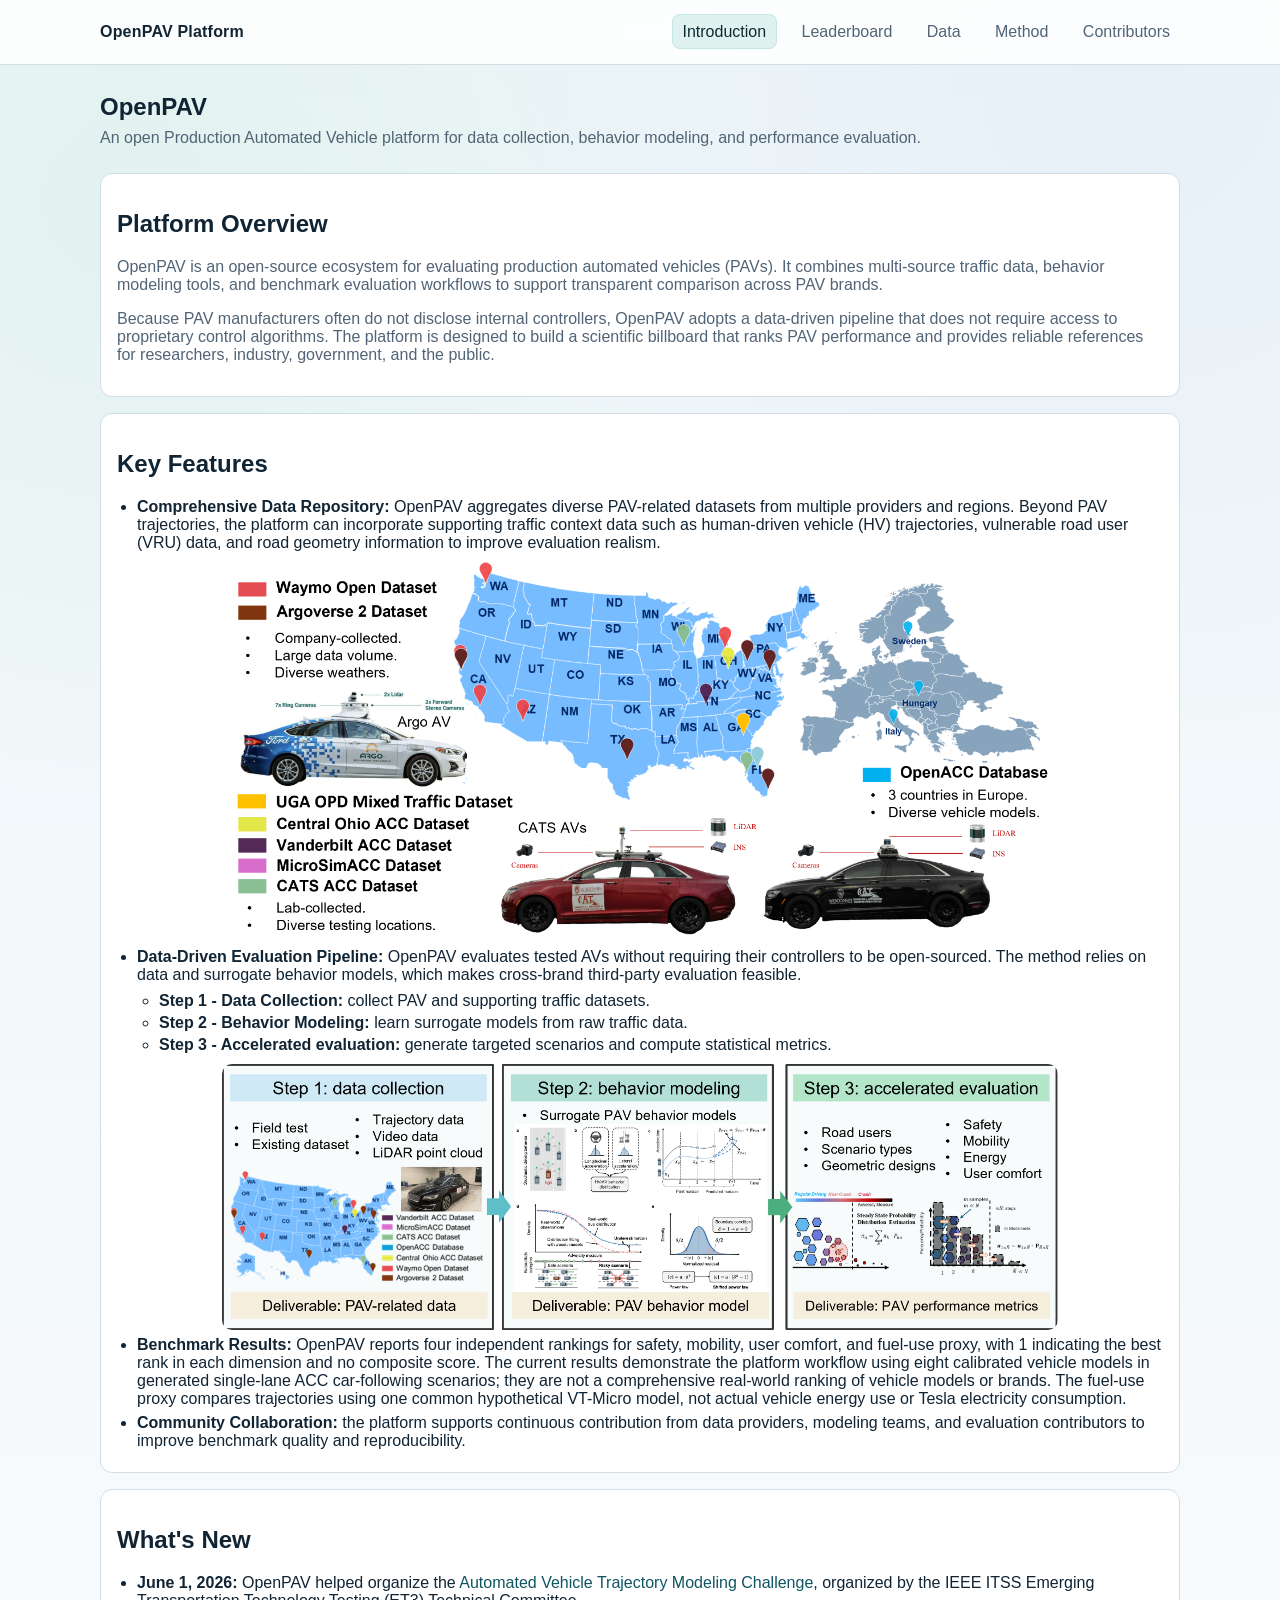
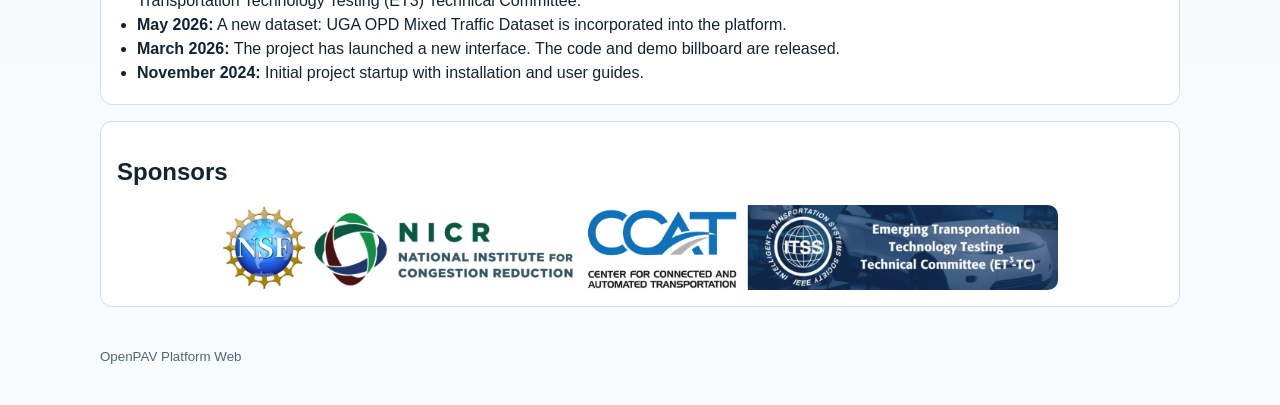
<file: docs/index.html>
﻿<!doctype html>
<html lang="en">
<head>
  <meta charset="utf-8">
  <meta http-equiv="refresh" content="0;url=introduction.html">
  <title>Redirecting...</title>
  <link rel="icon" type="image/png" href="images/icon.png">
</head>
<body>
  <p>Redirecting to <a href="introduction.html">Introduction</a>...</p>
</body>
</html>
</file>
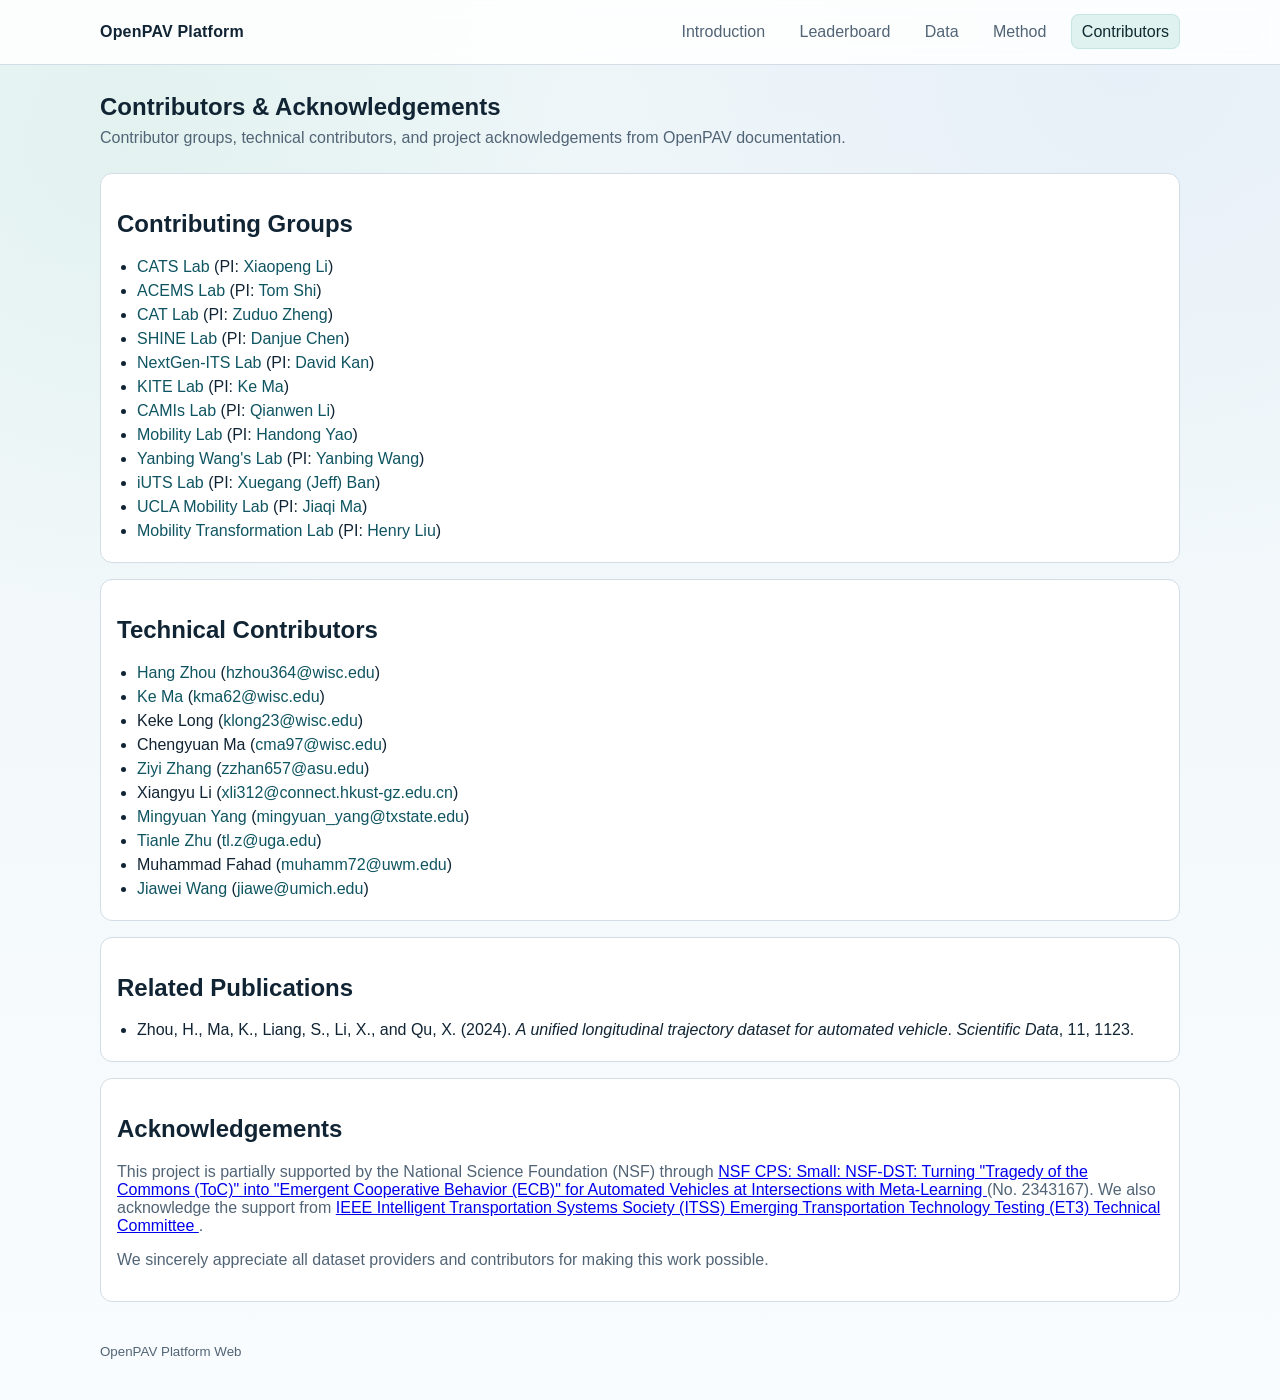
<file: docs/contributors.html>
﻿<!doctype html>
<html lang="en">
<head>
  <meta charset="utf-8">
  <meta name="viewport" content="width=device-width, initial-scale=1">
  <title>OpenPAV | Contributors</title>
  <link rel="icon" type="image/png" href="images/icon.png">
  <link rel="stylesheet" href="styles.css">
</head>
<body>
  <header class="topbar">
    <div class="container">
      <div class="brand">OpenPAV Platform</div>
      <nav class="nav">
        <a href="introduction.html">Introduction</a>
        <a href="leaderboard.html">Leaderboard</a>
        <a href="data.html">Data</a>
        <a href="method.html">Method</a>
        <a href="contributors.html" class="active">Contributors</a>
      </nav>
    </div>
  </header>

  <main class="container">
    <section class="hero">
      <h1>Contributors & Acknowledgements</h1>
      <p>Contributor groups, technical contributors, and project acknowledgements from OpenPAV documentation.</p>
    </section>

    <section class="card">
      <h2>Contributing Groups</h2>
      <ul class="doc-list">
        <li>
          <a href="https://catslab.engr.wisc.edu/" target="_blank" rel="noreferrer">CATS Lab</a>
          (PI:
          <a href="https://catslab.engr.wisc.edu/staff/xiaopengli/" target="_blank" rel="noreferrer">Xiaopeng Li</a>)
        </li>
        <li>
          <a href="https://github.com/ACEMS-lab" target="_blank" rel="noreferrer">ACEMS Lab</a>
          (PI:
          <a href="https://www.xiaoweitom.com/" target="_blank" rel="noreferrer">Tom Shi</a>)
        </li>
        <li>
          <a href="http://www.connectedandautonomoustransport.com/dr-zhengs-research.html" target="_blank" rel="noreferrer">CAT Lab</a>
          (PI:
          <a href="https://civil.uq.edu.au/profile/857/zuduo-zheng" target="_blank" rel="noreferrer">Zuduo Zheng</a>)
        </li>
        <li>
          <a href="https://sites.google.com/site/danjuechen/" target="_blank" rel="noreferrer">SHINE Lab</a>
          (PI:
          <a href="https://ccee.ncsu.edu/people/danjuechen/" target="_blank" rel="noreferrer">Danjue Chen</a>)
        </li>
        <li>
          <a href="https://www.linkedin.com/in/david-kan-89b871ab/" target="_blank" rel="noreferrer">NextGen-ITS Lab</a>
          (PI:
          <a href="https://www.linkedin.com/in/david-kan-89b871ab/" target="_blank" rel="noreferrer">David Kan</a>)
        </li>
        <li>
          <a href="https://github.com/KITE-Lab/" target="_blank" rel="noreferrer">KITE Lab</a>
          (PI:
          <a href="https://www.linkedin.com/in/ke-ma-1b32b0229/" target="_blank" rel="noreferrer">Ke Ma</a>)
        </li>
        <li>
          <a href="https://sites.google.com/view/camis-uga/people/q-li" target="_blank" rel="noreferrer">CAMIs Lab</a>
          (PI:
          <a href="https://engineering.uga.edu/team_member/qianwen-li/" target="_blank" rel="noreferrer">Qianwen Li</a>)
        </li>
        <li>
          <a href="https://yaohandong.github.io/MobilityLab/index.html" target="_blank" rel="noreferrer">Mobility Lab</a>
          (PI:
          <a href="https://engineering.uga.edu/team_member/handong-yao/" target="_blank" rel="noreferrer">Handong Yao</a>)
        </li>
        <li>
          <a href="https://yanbingwang.com/index.html" target="_blank" rel="noreferrer">Yanbing Wang's Lab</a>
          (PI:
          <a href="https://yanbingwang.com/index.html" target="_blank" rel="noreferrer">Yanbing Wang</a>)
        </li>
        <li>
          <a href="http://depts.washington.edu/iuts/wordpress/" target="_blank" rel="noreferrer">iUTS Lab</a>
          (PI:
          <a href="https://www.ce.washington.edu/facultyfinder/xuegang-jeff-ban" target="_blank" rel="noreferrer">Xuegang (Jeff) Ban</a>)
        </li>
        <li>
          <a href="https://mobility-lab.seas.ucla.edu/" target="_blank" rel="noreferrer">UCLA Mobility Lab</a>
          (PI:
          <a href="https://mobility-lab.seas.ucla.edu/about/" target="_blank" rel="noreferrer">Jiaqi Ma</a>)
        </li>
        <li>
          <a href="https://traffic.engin.umich.edu/" target="_blank" rel="noreferrer">Mobility Transformation Lab</a>
          (PI:
          <a href="https://me.engin.umich.edu/people/faculty/henry-liu/" target="_blank" rel="noreferrer">Henry Liu</a>)
        </li>
      </ul>
    </section>

    <!-- <section class="card">
      <h2>Industry Partner</h2>
      <ul class="doc-list">
        <li>Gemma Wang (May Mobility)</li>
      </ul>
    </section> -->

    <section class="card">
      <h2>Technical Contributors</h2>
      <ul class="doc-list">
        <li><a href="https://catslab.engr.wisc.edu/staff/zhou-hang/" target="_blank" rel="noreferrer">Hang Zhou</a> (<a href="mailto:hzhou364@wisc.edu">hzhou364@wisc.edu</a>)</li>
        <li><a href="https://markmaaaaa.github.io/KeMa.github.io/" target="_blank" rel="noreferrer">Ke Ma</a> (<a href="mailto:kma62@wisc.edu">kma62@wisc.edu</a>)</li>
        <li>Keke Long (<a href="mailto:klong23@wisc.edu">klong23@wisc.edu</a>)</li>
        <li>Chengyuan Ma (<a href="mailto:cma97@wisc.edu">cma97@wisc.edu</a>)</li>
        <li><a href="https://search.asu.edu/profile/5310363" target="_blank" rel="noreferrer">Ziyi Zhang</a> (<a href="mailto:zzhan657@asu.edu">zzhan657@asu.edu</a>)</li>
        <li>Xiangyu Li (<a href="mailto:xli312@connect.hkust-gz.edu.cn">xli312@connect.hkust-gz.edu.cn</a>)</li>
        <li><a href="https://www.linkedin.com/in/mingyuan/" target="_blank" rel="noreferrer">Mingyuan Yang</a> (<a href="mailto:mingyuan_yang@txstate.edu">mingyuan_yang@txstate.edu</a>)</li>
        <li><a href="https://www.linkedin.com/in/tianle-zhu-6aba87251/" target="_blank" rel="noreferrer">Tianle Zhu</a> (<a href="mailto:tl.z@uga.edu">tl.z@uga.edu</a>)</li>
        <li>Muhammad Fahad (<a href="mailto:muhamm72@uwm.edu">muhamm72@uwm.edu</a>)</li>
        <li><a href="https://www.linkedin.com/in/wang-jw/" target="_blank" rel="noreferrer">Jiawei Wang</a> (<a href="mailto:jiawe@umich.edu">jiawe@umich.edu</a>)</li>
      </ul>
    </section>

    <section class="card">
      <h2>Related Publications</h2>
      <ul class="doc-list">
        <li>
          Zhou, H., Ma, K., Liang, S., Li, X., and Qu, X. (2024).
          <em>A unified longitudinal trajectory dataset for automated vehicle</em>.
          <em>Scientific Data</em>, 11, 1123.
        </li>
      </ul>
    </section>

    <section class="card">
      <h2>Acknowledgements</h2>
      <p class="lead">
        This project is partially supported by the National Science Foundation (NSF) through
        <a href="https://www.nsf.gov/awardsearch/show-award?AWD_ID=2343167" target="_blank" rel="noreferrer">
          NSF CPS: Small: NSF-DST: Turning "Tragedy of the Commons (ToC)" into "Emergent Cooperative Behavior (ECB)"
          for Automated Vehicles at Intersections with Meta-Learning
        </a>
        (No. 2343167). We also acknowledge the support from 
        <a href="https://ieee-itss.org/chapters-committees/emerging-transportation-technology-testing/" target="_blank" rel="noreferrer"> IEEE Intelligent Transportation Systems Society (ITSS) Emerging Transportation Technology Testing (ET3) Technical Committee </a>.
      </p>
      <p class="lead">
        We sincerely appreciate all dataset providers and contributors for making this work possible.
      </p>
    </section>
  </main>

  <footer class="container footer">
    <small>OpenPAV Platform Web</small>
  </footer>

</body>
</html>
</file>
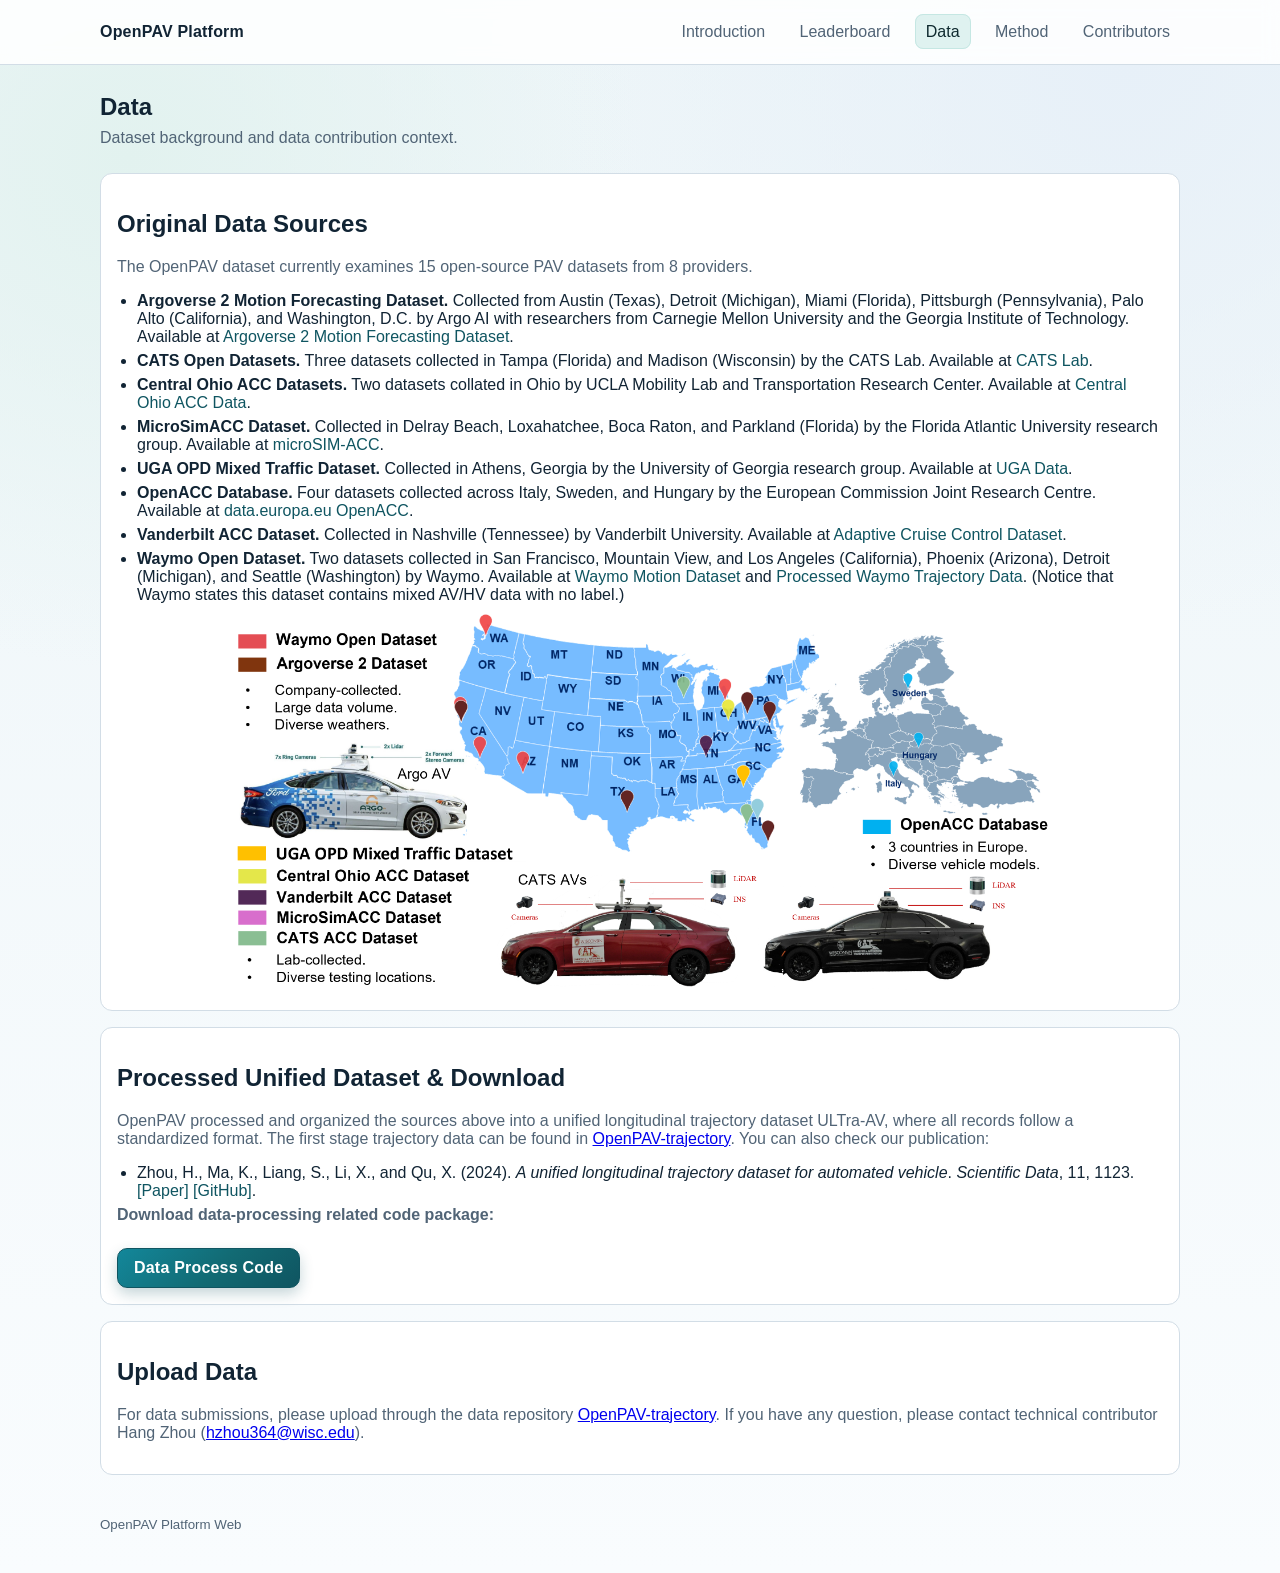
<file: docs/data.html>
﻿<!doctype html>
<html lang="en">
<head>
  <meta charset="utf-8">
  <meta name="viewport" content="width=device-width, initial-scale=1">
  <title>OpenPAV | Data</title>
  <link rel="icon" type="image/png" href="images/icon.png">
  <link rel="stylesheet" href="styles.css">
</head>
<body>
  <header class="topbar">
    <div class="container">
      <div class="brand">OpenPAV Platform</div>
      <nav class="nav">
        <a href="introduction.html">Introduction</a>
        <a href="leaderboard.html">Leaderboard</a>
        <a href="data.html" class="active">Data</a>
        <a href="method.html">Method</a>
        <a href="contributors.html">Contributors</a>
      </nav>
    </div>
  </header>

  <main class="container">
    <section class="hero">
      <h1>Data</h1>
      <p>Dataset background and data contribution context.</p>
    </section>

    <section class="card">
      <h2>Original Data Sources</h2>
      <p class="lead">The OpenPAV dataset currently examines 15 open-source PAV datasets from 8 providers.</p>
      <ul class="doc-list">
        <li>
          <strong>Argoverse 2 Motion Forecasting Dataset.</strong> Collected from Austin (Texas), Detroit (Michigan), Miami (Florida), Pittsburgh (Pennsylvania), Palo Alto (California), and Washington, D.C. by Argo AI with researchers from Carnegie Mellon University and the Georgia Institute of Technology.
          Available at
          <a href="https://www.argoverse.org/av2.html" target="_blank" rel="noreferrer">Argoverse 2 Motion Forecasting Dataset</a>.
        </li>
        <li>
          <strong>CATS Open Datasets.</strong> Three datasets collected in Tampa (Florida) and Madison (Wisconsin) by the CATS Lab.
          Available at
          <a href="https://github.com/CATS-Lab" target="_blank" rel="noreferrer">CATS Lab</a>.
        </li>
        <li>
          <strong>Central Ohio ACC Datasets.</strong> Two datasets collated in Ohio by UCLA Mobility Lab and Transportation Research Center.
          Available at
          <a href="https://catalog.data.gov/dataset/advanced-driver-assistance-system-adas-equipped-single-vehicle-data-for-central-ohio" target="_blank" rel="noreferrer">Central Ohio ACC Data</a>.
        </li>
        <li>
          <strong>MicroSimACC Dataset.</strong> Collected in Delray Beach, Loxahatchee, Boca Raton, and Parkland (Florida) by the Florida Atlantic University research group.
          Available at
          <a href="https://github.com/microSIM-ACC" target="_blank" rel="noreferrer">microSIM-ACC</a>.
        </li>
        <li>
          <strong>UGA OPD Mixed Traffic Dataset.</strong> Collected in Athens, Georgia by the University of Georgia research group.
          Available at
          <a href="https://github.com/UGA-MOBILITY-LAB/ev-car-following-opd" target="_blank" rel="noreferrer">UGA Data</a>.
        </li>
        <li>
          <strong>OpenACC Database.</strong> Four datasets collected across Italy, Sweden, and Hungary by the European Commission Joint Research Centre.
          Available at
          <a href="https://data.europa.eu/data/datasets/9702c950-c80f-4d2f-982f-44d06ea0009f?locale=en" target="_blank" rel="noreferrer">data.europa.eu OpenACC</a>.
        </li>
        <li>
          <strong>Vanderbilt ACC Dataset.</strong> Collected in Nashville (Tennessee) by Vanderbilt University.
          Available at
          <a href="https://acc-dataset.github.io/" target="_blank" rel="noreferrer">Adaptive Cruise Control Dataset</a>.
        </li>
        <li>
          <strong>Waymo Open Dataset.</strong> Two datasets collected in San Francisco, Mountain View, and Los Angeles (California), Phoenix (Arizona), Detroit (Michigan), and Seattle (Washington) by Waymo.
          Available at
          <a href="https://waymo.com/open/data/motion/" target="_blank" rel="noreferrer">Waymo Motion Dataset</a>
          and
          <a href="https://data.mendeley.com/datasets/wfn2c3437n/2" target="_blank" rel="noreferrer">Processed Waymo Trajectory Data</a>. (Notice that Waymo states this dataset contains mixed AV/HV data with no label.)
        </li>
      </ul>
      <img src="images/Dataset.png" alt="OpenPAV dataset overview" class="content-image">
    </section>

    <section class="card">
      <h2>Processed Unified Dataset & Download</h2>
      <p class="lead">
        OpenPAV processed and organized the sources above into a unified longitudinal trajectory dataset ULTra-AV, where all records follow a standardized format. The first stage trajectory data can be found in <a href="https://huggingface.co/datasets/OpenPAV/OpenPAV-trajectory" target="_blank" rel="noreferrer">OpenPAV-trajectory</a>. You can also check our publication:
      </p>
      <ul class="doc-list">
        <li>
          Zhou, H., Ma, K., Liang, S., Li, X., and Qu, X. (2024). <em>A unified longitudinal trajectory dataset for automated vehicle</em>.
          <em>Scientific Data</em>, 11, 1123.
          <a href="https://www.nature.com/articles/s41597-024-03795-y" target="_blank" rel="noreferrer">[Paper]</a> <a href="https://github.com/CATS-Lab/Filed-Experiment-Data-ULTra-AV" target="_blank" rel="noreferrer">[GitHub]</a>.
        </li>
      </ul>
      <p class="lead">
        <strong>Download data-processing related code package:</strong>
      </p>
      <a class="button-link" href="downloads/openpav_code_folder.zip" download>Data Process Code</a>
    </section>

    <section class="card">
      <h2>Upload Data</h2>
      <p class="lead">
        For data submissions, please upload through the data repository <a href="https://huggingface.co/datasets/OpenPAV/OpenPAV-trajectory" target="_blank" rel="noreferrer">OpenPAV-trajectory</a>. If you have any question, please contact technical contributor Hang Zhou
        (<a href="mailto:hzhou364@wisc.edu">hzhou364@wisc.edu</a>).
      </p>
    </section>
    
  </main>

  <footer class="container footer">
    <small>OpenPAV Platform Web</small>
  </footer>

</body>
</html>
</file>
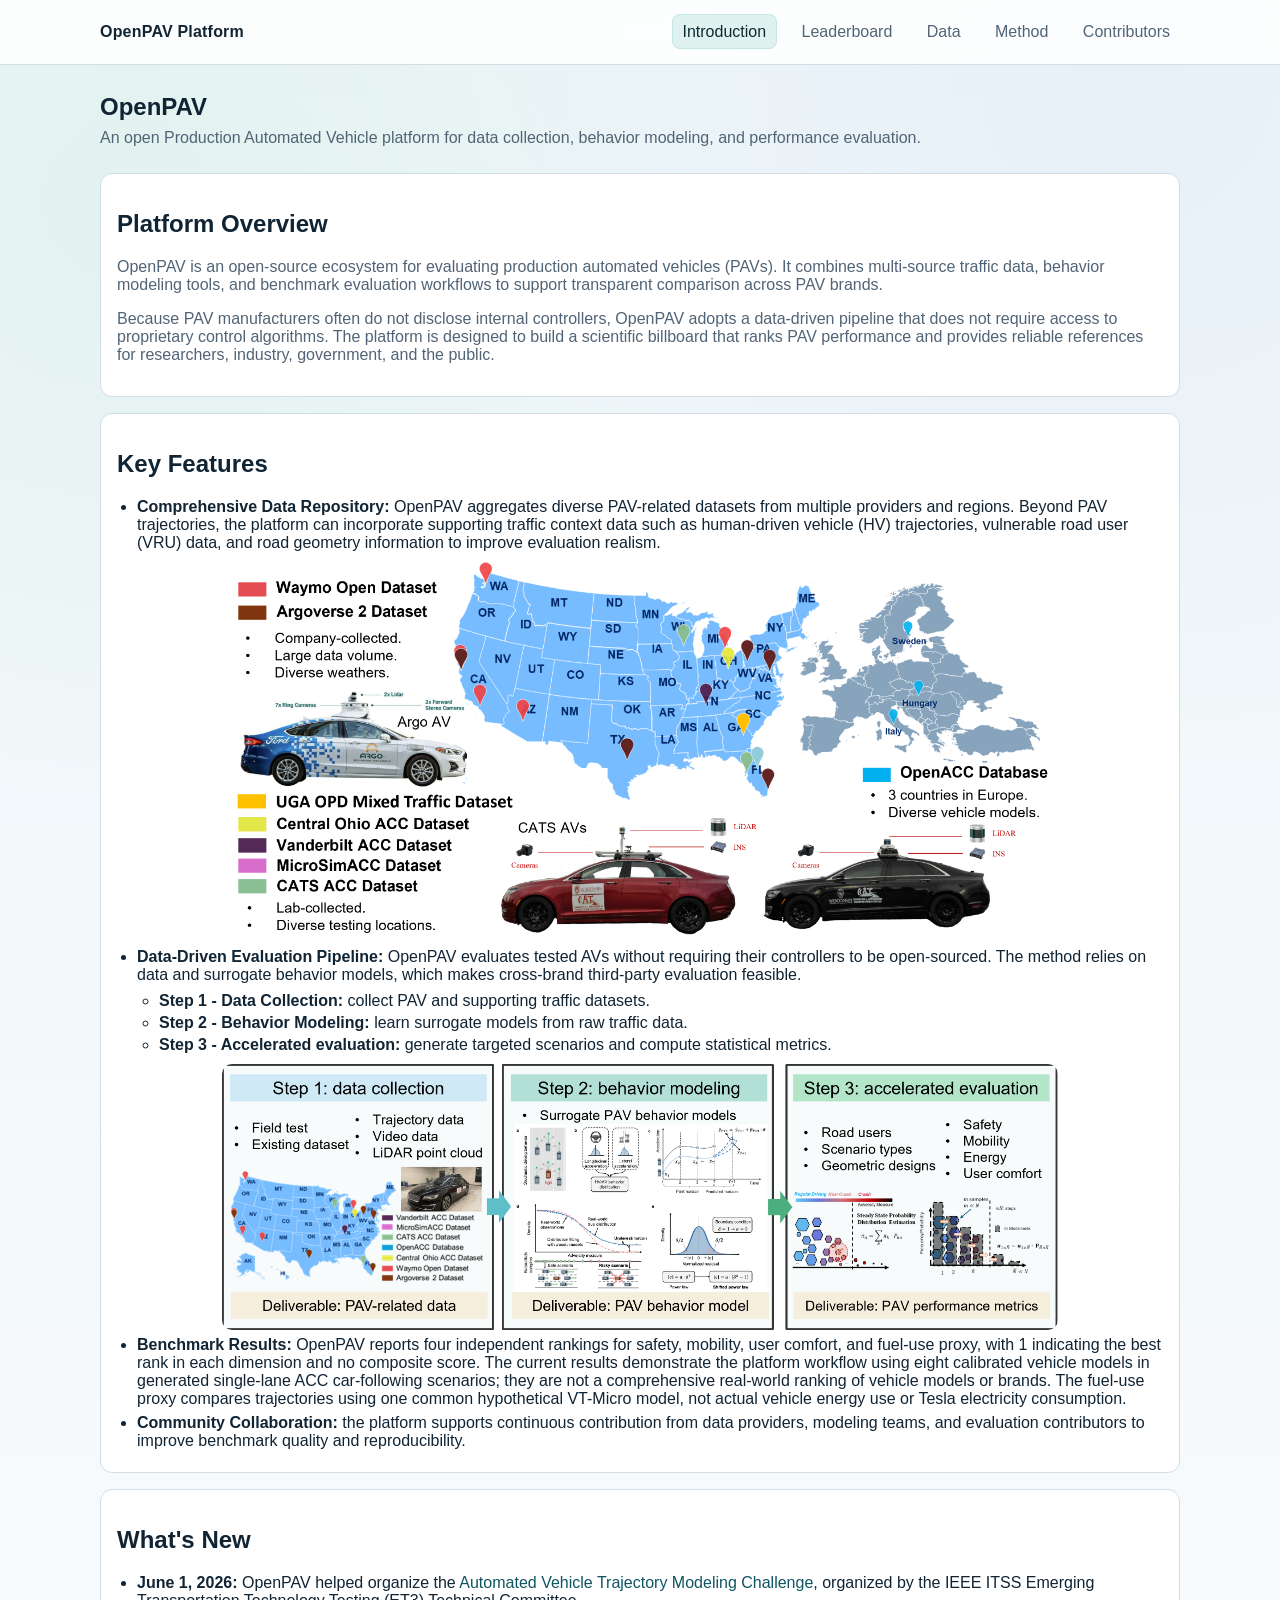
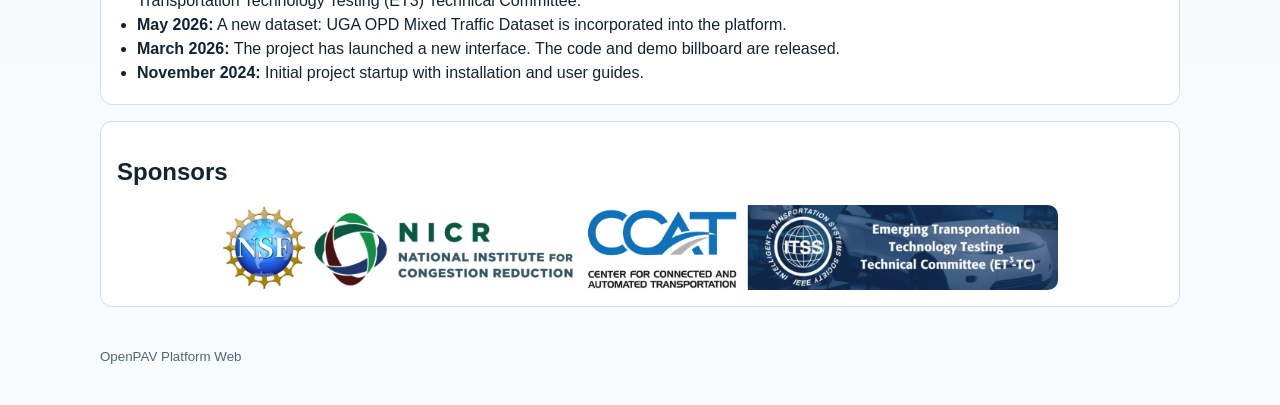
<file: docs/introduction.html>
﻿<!doctype html>
<html lang="en">
<head>
  <meta charset="utf-8">
  <meta name="viewport" content="width=device-width, initial-scale=1">
  <title>OpenPAV | Introduction</title>
  <link rel="icon" type="image/png" href="images/icon.png">
  <link rel="stylesheet" href="styles.css">
</head>
<body>
  <header class="topbar">
    <div class="container">
      <div class="brand">OpenPAV Platform</div>
      <nav class="nav">
        <a href="introduction.html" class="active">Introduction</a>
        <a href="leaderboard.html">Leaderboard</a>
        <a href="data.html">Data</a>
        <a href="method.html">Method</a>
        <a href="contributors.html">Contributors</a>
      </nav>
    </div>
  </header>

  <main class="container">
    <section class="hero">
      <h1>OpenPAV</h1>
      <p>An open Production Automated Vehicle platform for data collection, behavior modeling, and performance evaluation.</p>
    </section>

    <section class="card">
      <h2>Platform Overview</h2>
      <p class="lead">
        OpenPAV is an open-source ecosystem for evaluating production automated vehicles
        (PAVs). It combines multi-source traffic data, behavior modeling tools, and benchmark evaluation workflows to support
        transparent comparison across PAV brands.
      </p>
      <p class="lead">
        Because PAV manufacturers often do not disclose internal controllers, OpenPAV adopts a data-driven pipeline that does
        not require access to proprietary control algorithms. The platform is designed to build a scientific billboard that ranks
        PAV performance and provides reliable references for researchers, industry, government, and the public.
      </p>
    </section>

    <section class="card">
      <h2>Key Features</h2>
      <ul class="doc-list">
        <li>
          <strong>Comprehensive Data Repository:</strong> OpenPAV aggregates diverse PAV-related datasets from multiple providers
          and regions. Beyond PAV trajectories, the platform can incorporate supporting traffic context data such as human-driven
          vehicle (HV) trajectories, vulnerable road user (VRU) data, and road geometry information to improve evaluation realism.
        </li>
      </ul>
      <img src="images/Dataset.png" alt="OpenPAV datasets" class="content-image">

      <ul class="doc-list">
        <li>
          <strong>Data-Driven Evaluation Pipeline:</strong> OpenPAV evaluates tested AVs without requiring their controllers to be
          open-sourced. The method relies on data and surrogate behavior models, which makes cross-brand third-party evaluation feasible.
          <ul class="sub-list">
            <li><strong>Step 1 - Data Collection:</strong> collect PAV and supporting traffic datasets.</li>
            <li><strong>Step 2 - Behavior Modeling:</strong> learn surrogate models from raw traffic data.</li>
            <li><strong>Step 3 - Accelerated evaluation:</strong> generate targeted scenarios and compute statistical metrics.</li>
          </ul>
        </li>
      </ul>
      <img src="images/method.png" alt="OpenPAV method pipeline" class="content-image">

      <ul class="doc-list">
        <li>
          <strong>Benchmark Results:</strong> OpenPAV reports four independent rankings for safety, mobility, user comfort, and
          fuel-use proxy, with 1 indicating the best rank in each dimension and no composite score. The current results demonstrate
          the platform workflow using eight calibrated vehicle models in generated single-lane ACC car-following scenarios;
          they are not a comprehensive real-world ranking of vehicle models or brands. The fuel-use proxy compares trajectories
          using one common hypothetical VT-Micro model, not actual vehicle energy use or Tesla electricity consumption.
        </li>
        <li>
          <strong>Community Collaboration:</strong> the platform supports continuous contribution from data providers, modeling teams,
          and evaluation contributors to improve benchmark quality and reproducibility.
        </li>
      </ul>
    </section>

    <section class="card">
      <h2>What's New</h2>
      <ul class="doc-list">
        <li><strong>June 1, 2026:</strong> OpenPAV helped organize the <a href="https://ieee-et3-challenge.com/">Automated Vehicle Trajectory Modeling Challenge</a>, organized by the IEEE ITSS Emerging Transportation Technology Testing (ET3) Technical Committee.</li>
        <li><strong>May 2026:</strong> A new dataset: UGA OPD Mixed Traffic Dataset is incorporated into the platform.</li>
        <li><strong>March 2026:</strong> The project has launched a new interface. The code and demo billboard are released.</li>
        <li><strong>November 2024:</strong> Initial project startup with installation and user guides.</li>
      </ul>
    </section>

    <section class="card">
      <h2>Sponsors</h2>
      <img src="images/Sponsors.png" alt="OpenPAV sponsors" class="content-image">
    </section>
  </main>

  <footer class="container footer">
    <small>OpenPAV Platform Web</small>
  </footer>

</body>
</html>
</file>
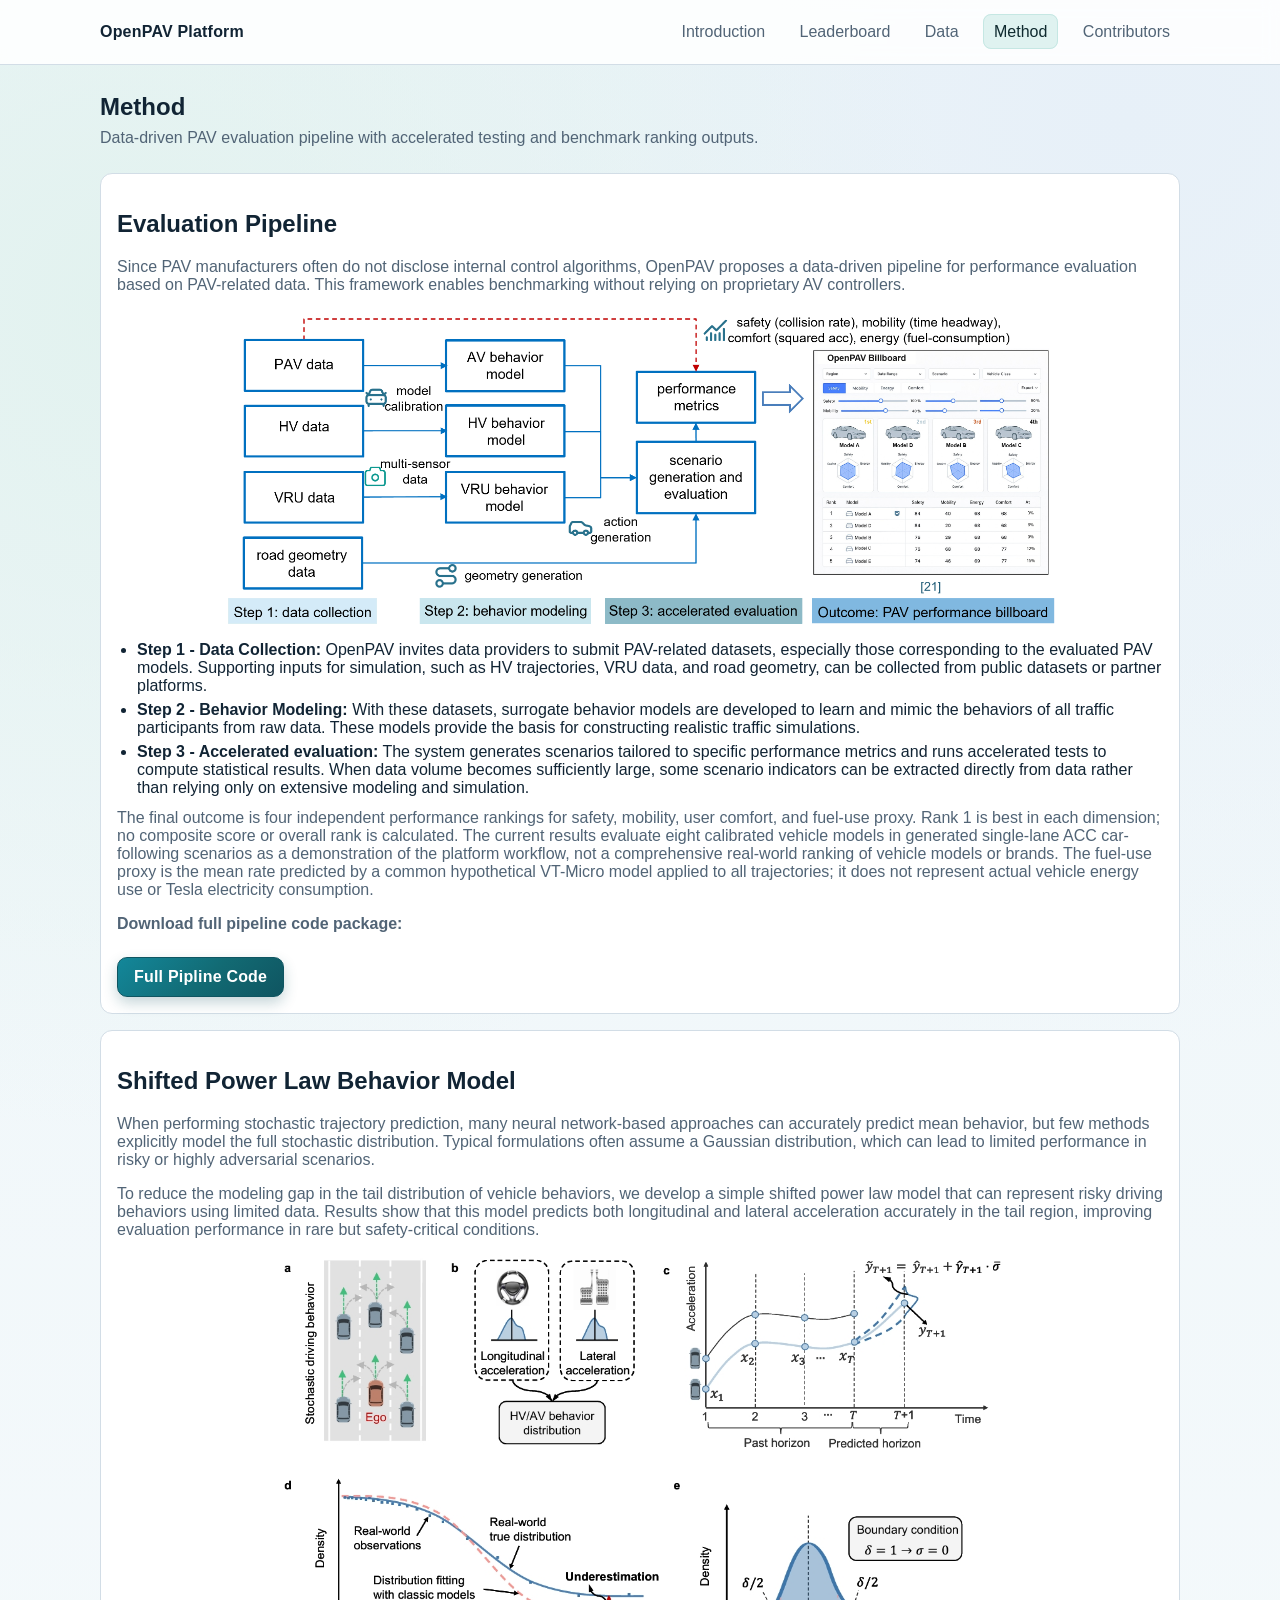
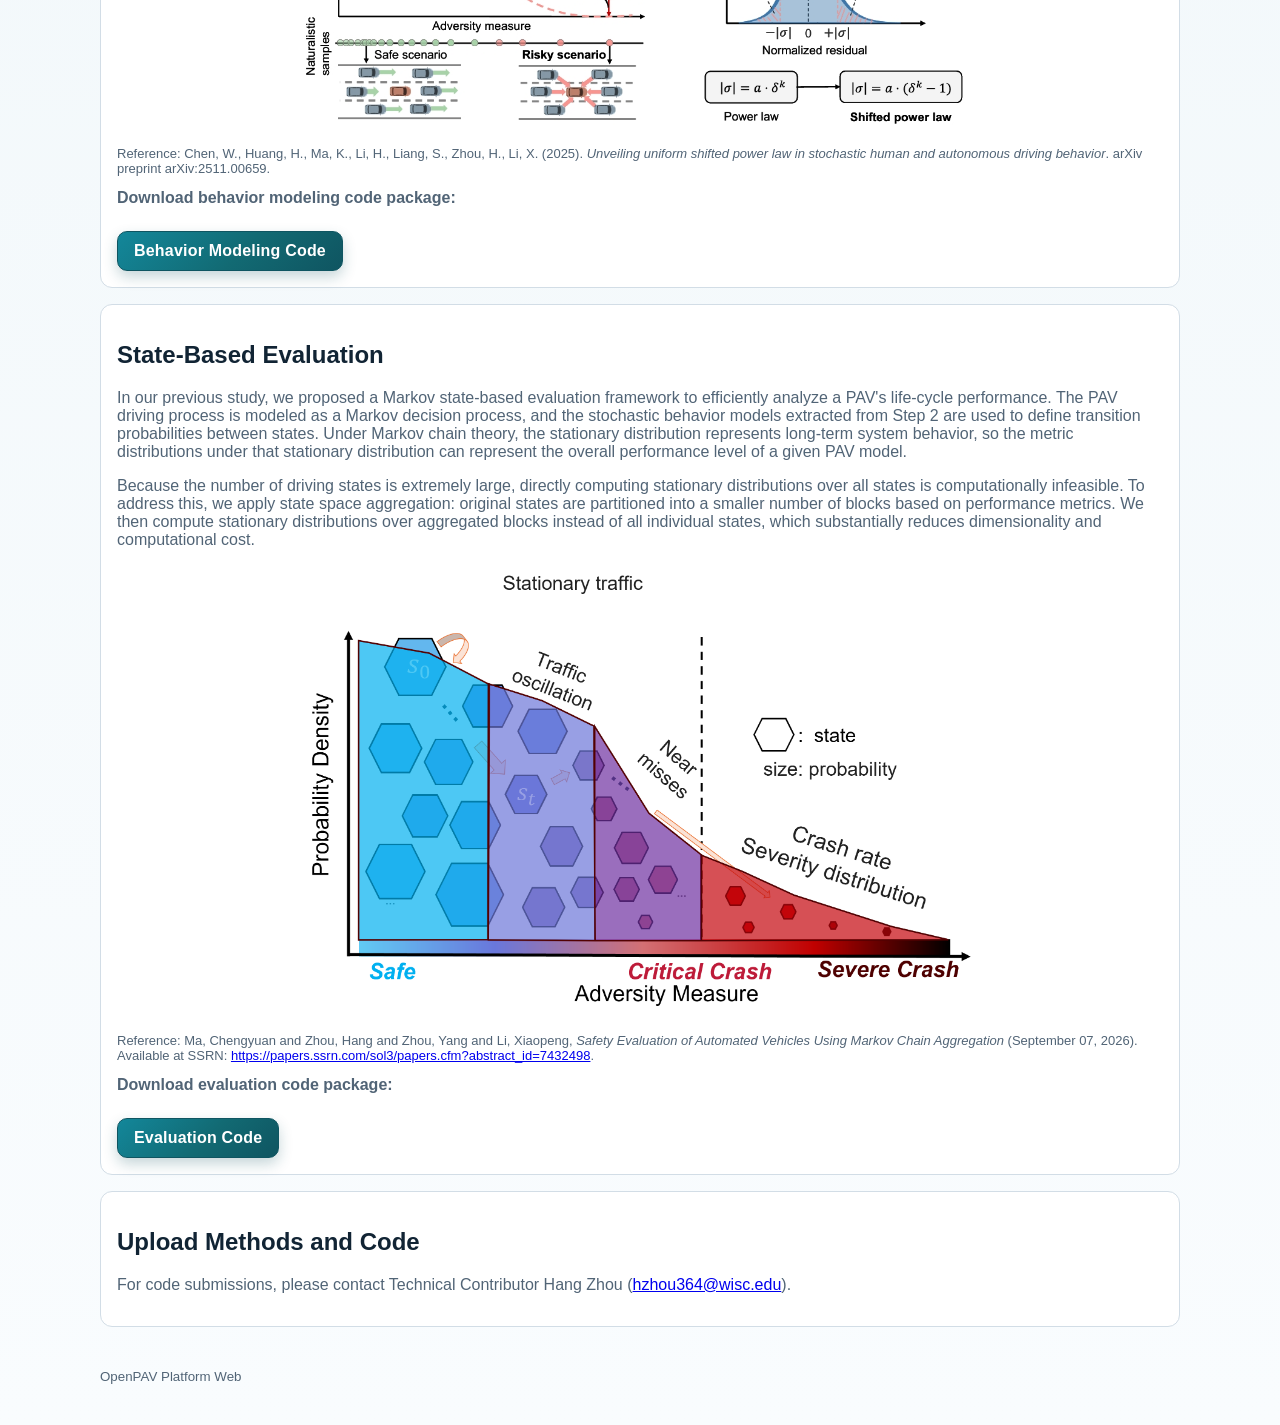
<file: docs/method.html>
﻿<!doctype html>
<html lang="en">
<head>
  <meta charset="utf-8">
  <meta name="viewport" content="width=device-width, initial-scale=1">
  <title>OpenPAV | Method</title>
  <link rel="icon" type="image/png" href="images/icon.png">
  <link rel="stylesheet" href="styles.css">
</head>
<body>
  <header class="topbar">
    <div class="container">
      <div class="brand">OpenPAV Platform</div>
      <nav class="nav">
        <a href="introduction.html">Introduction</a>
        <a href="leaderboard.html">Leaderboard</a>
        <a href="data.html">Data</a>
        <a href="method.html" class="active">Method</a>
        <a href="contributors.html">Contributors</a>
      </nav>
    </div>
  </header>

  <main class="container">
    <section class="hero">
      <h1>Method</h1>
      <p>Data-driven PAV evaluation pipeline with accelerated testing and benchmark ranking outputs.</p>
    </section>

    <section class="card">
      <h2>Evaluation Pipeline</h2>
      <p class="lead">
        Since PAV manufacturers often do not disclose internal control algorithms, OpenPAV proposes a data-driven pipeline for
        performance evaluation based on PAV-related data. This framework enables benchmarking without relying on proprietary AV controllers.
      </p>
      <img src="images/Framework.png" alt="OpenPAV framework" class="content-image">
      <ul class="doc-list" style="margin-top:12px;">
        <li>
          <strong>Step 1 - Data Collection:</strong> OpenPAV invites data providers to submit PAV-related datasets, especially those
          corresponding to the evaluated PAV models. Supporting inputs for simulation, such as HV trajectories, VRU data, and road
          geometry, can be collected from public datasets or partner platforms.
        </li>
        <li>
          <strong>Step 2 - Behavior Modeling:</strong> With these datasets, surrogate behavior models are developed to learn and mimic
          the behaviors of all traffic participants from raw data. These models provide the basis for constructing realistic traffic simulations.
        </li>
        <li>
          <strong>Step 3 - Accelerated evaluation:</strong> The system generates scenarios tailored to specific performance metrics and
          runs accelerated tests to compute statistical results. When data volume becomes sufficiently large, some scenario indicators can
          be extracted directly from data rather than relying only on extensive modeling and simulation.
        </li>
      </ul>
      <p class="lead" style="margin-top:12px;">
        The final outcome is four independent performance rankings for safety, mobility, user comfort, and fuel-use proxy.
        Rank 1 is best in each dimension; no composite score or overall rank is calculated. The current results evaluate eight
        calibrated vehicle models in generated single-lane ACC car-following scenarios as a demonstration of the platform workflow,
        not a comprehensive real-world ranking of vehicle models or brands. The fuel-use proxy is the mean rate predicted by
        a common hypothetical VT-Micro model applied to all trajectories; it does not represent actual vehicle energy use or Tesla electricity consumption.
      </p>
      <p class="lead"><strong>Download full pipeline code package:</strong></p>
      <a class="button-link" href="downloads/openpav_code_folder.zip" download>Full Pipline Code</a>
    </section>

    <section class="card">
      <h2>Shifted Power Law Behavior Model</h2>
      <p class="lead">
        When performing stochastic trajectory prediction, many neural network-based approaches can accurately predict mean behavior,
        but few methods explicitly model the full stochastic distribution. Typical formulations often assume a Gaussian distribution,
        which can lead to limited performance in risky or highly adversarial scenarios.
      </p>
      <p class="lead">
        To reduce the modeling gap in the tail distribution of vehicle behaviors, we develop a simple shifted power law model that can
        represent risky driving behaviors using limited data. Results show that this model predicts both longitudinal and lateral
        acceleration accurately in the tail region, improving evaluation performance in rare but safety-critical conditions.
      </p>
      <img src="images/scaling.png" alt="illustration of the shifted power low behavior model" class="content-image" style="width:70%;">
      <p class="muted">
        Reference: Chen, W., Huang, H., Ma, K., Li, H., Liang, S., Zhou, H., Li, X. (2025).
        <em>Unveiling uniform shifted power law in stochastic human and autonomous driving behavior</em>.
        arXiv preprint arXiv:2511.00659.
      </p>
      <p class="lead"><strong>Download behavior modeling code package:</strong></p>
      <a class="button-link" href="downloads/openpav_behavior_modeling.zip" download>Behavior Modeling Code</a>
    </section>

    <section class="card">
      <h2>State-Based Evaluation</h2>
      <p class="lead">
        In our previous study, we proposed a Markov state-based evaluation framework to efficiently analyze a PAV's life-cycle performance.
        The PAV driving process is modeled as a Markov decision process, and the stochastic behavior models extracted from Step 2 are used
        to define transition probabilities between states. Under Markov chain theory, the stationary distribution represents long-term system
        behavior, so the metric distributions under that stationary distribution can represent the overall performance level of a given PAV model.
      </p>
      <p class="lead">
        Because the number of driving states is extremely large, directly computing stationary distributions over all states is computationally
        infeasible. To address this, we apply state space aggregation: original states are partitioned into a smaller number of blocks based on
        performance metrics. We then compute stationary distributions over aggregated blocks instead of all individual states, which substantially
        reduces dimensionality and computational cost.
      </p>
      <img src="images/distribution.png" alt="State distribution for state-based evaluation" class="content-image" style="width:65%;">
      <p class="muted">
        Reference: Ma, Chengyuan and Zhou, Hang and Zhou, Yang and Li, Xiaopeng,
        <em>Safety Evaluation of Automated Vehicles Using Markov Chain Aggregation</em> (September 07, 2026).
        Available at SSRN: <a href="https://papers.ssrn.com/sol3/papers.cfm?abstract_id=7432498">https://papers.ssrn.com/sol3/papers.cfm?abstract_id=7432498</a>.
      </p>
      <p class="lead"><strong>Download evaluation code package:</strong></p>
      <a class="button-link" href="downloads/openpav_evaluation.zip" download>Evaluation Code</a>
    </section>

    <section class="card">
      <h2>Upload Methods and Code</h2>
      <p class="lead">
        For code submissions, please contact Technical Contributor Hang Zhou
        (<a href="mailto:hzhou364@wisc.edu">hzhou364@wisc.edu</a>).
      </p>
    </section>
  </main>

  <footer class="container footer">
    <small>OpenPAV Platform Web</small>
  </footer>

</body>
</html>
</file>
<file: docs/styles.css>
:root {
  --bg: #eff5f7;
  --surface: #ffffff;
  --ink: #112434;
  --subtle: #516476;
  --line: #d2dde6;
  --brand: #126a73;
  --brand-strong: #0f5561;
  --highlight: #dff2f0;
}

html {
  scroll-behavior: smooth;
}

* {
  box-sizing: border-box;
}

body {
  margin: 0;
  color: var(--ink);
  font-family: "Segoe UI", "Arial", sans-serif;
  background:
    radial-gradient(circle at 10% 10%, #e2f2ef 0, transparent 28%),
    radial-gradient(circle at 88% 4%, #e7f0f8 0, transparent 30%),
    linear-gradient(180deg, #edf5f8 0%, #f9fcfe 100%);
}

.container {
  width: min(1080px, 92vw);
  margin: 0 auto;
}

.topbar {
  border-bottom: 1px solid var(--line);
  background: #ffffffdd;
  backdrop-filter: blur(8px);
  position: sticky;
  top: 0;
}

.topbar .container {
  height: 64px;
  display: flex;
  align-items: center;
  justify-content: space-between;
}

.brand {
  font-weight: 700;
  letter-spacing: 0.2px;
}

.nav a {
  color: var(--subtle);
  text-decoration: none;
  margin-left: 10px;
  padding: 8px 10px;
  border-radius: 8px;
}

.nav a:hover {
  color: var(--ink);
  background: #f2f8fb;
}

.nav a.active {
  color: #0f2a2f;
  background: var(--highlight);
  border: 1px solid #c5e7e3;
}

.hero {
  padding: 28px 0 10px;
}

.hero h1 {
  margin: 0 0 8px;
}

.hero p {
  color: var(--subtle);
  margin: 0;
}

.hero-meta {
  margin-top: 14px;
  display: flex;
  flex-wrap: wrap;
  gap: 8px;
}

.chip {
  font-size: 12px;
  padding: 5px 8px;
  border-radius: 999px;
  border: 1px solid #cde1ef;
  background: #f2f8fc;
  color: #294354;
}

.card {
  margin: 16px 0;
  padding: 16px;
  border: 1px solid var(--line);
  border-radius: 12px;
  background: var(--surface);
}

.grid-2 {
  display: grid;
  grid-template-columns: 1fr 1fr;
  gap: 14px;
}

.panel {
  border: 1px solid var(--line);
  border-radius: 10px;
  padding: 12px;
}

.panel h3 {
  margin-top: 0;
}

.panel-head {
  display: flex;
  align-items: center;
  justify-content: space-between;
  gap: 10px;
}

input[type="file"] {
  width: 100%;
  margin: 6px 0 10px;
}

input[type="text"],
input[type="number"] {
  width: 100%;
  border: 1px solid var(--line);
  border-radius: 8px;
  padding: 8px;
  margin: 6px 0 10px;
}

label {
  font-size: 14px;
  color: #244154;
}

select {
  width: 100%;
  border: 1px solid var(--line);
  border-radius: 8px;
  padding: 8px;
  margin: 6px 0 10px;
  background: #fff;
}

button {
  border: 0;
  background: var(--brand);
  color: #fff;
  padding: 8px 12px;
  border-radius: 8px;
  cursor: pointer;
}

button:hover {
  background: var(--brand-strong);
}

button.secondary {
  background: #e6f2f1;
  color: #234;
  border: 1px solid #c3ddda;
}

button.secondary:hover {
  background: #d9eeeb;
}

.button-link,
.button-link:visited {
  display: inline-flex;
  align-items: center;
  justify-content: center;
  gap: 8px;
  border: 1px solid #0f5561;
  background: linear-gradient(135deg, #13879a 0%, #126a73 55%, #0f5561 100%);
  color: #fff;
  padding: 10px 16px;
  border-radius: 10px;
  cursor: pointer;
  text-decoration: none !important;
  color: #ffffff !important;
  margin-top: 8px;
  font-weight: 600;
  letter-spacing: 0.2px;
  box-shadow: 0 6px 14px rgba(16, 85, 97, 0.24);
  transition: transform 0.15s ease, box-shadow 0.15s ease, filter 0.15s ease;
}

.button-link:hover,
.button-link:focus-visible {
  filter: brightness(1.02);
  transform: translateY(-1px);
  box-shadow: 0 9px 18px rgba(16, 85, 97, 0.3);
  text-decoration: none !important;
}

.button-link:active {
  transform: translateY(0);
  box-shadow: 0 4px 10px rgba(16, 85, 97, 0.2);
}

.hint {
  margin: 10px 0 0;
  color: var(--subtle);
  min-height: 20px;
}

.lead {
  color: var(--subtle);
  margin-top: 0;
}

.doc-list {
  margin: 0;
  padding-left: 20px;
}

.doc-list li {
  margin: 6px 0;
}

.sub-list {
  margin-top: 8px;
  padding-left: 22px;
}

.sub-list li {
  margin: 4px 0;
}

.doc-list a {
  color: var(--brand-strong);
  text-decoration: none;
}

.doc-list a:hover {
  text-decoration: underline;
}

.image-grid {
  display: grid;
  grid-template-columns: 1fr 1fr;
  gap: 12px;
}

.image-grid img {
  width: 100%;
  border-radius: 10px;
  border: none;
  background: #fff;
}

.content-image {
  width: 80%;
  max-width: 100%;
  height: auto;
  display: block;
  margin: 10px auto 0;
  border: none;
  border-radius: 10px;
}

.ranking-image {
  width: 100%;
}

.file-list {
  list-style: none;
  margin: 0;
  padding: 0;
}

.file-list li {
  display: flex;
  justify-content: space-between;
  align-items: center;
  gap: 8px;
  padding: 8px 0;
  border-bottom: 1px dashed var(--line);
  font-size: 14px;
}

.file-list a {
  color: var(--brand-strong);
  text-decoration: none;
}

.file-list a:hover {
  text-decoration: underline;
}

.muted {
  color: var(--subtle);
  font-size: 13px;
}

.table-wrap {
  overflow: auto;
}

.tab-bar {
  display: flex;
  flex-wrap: wrap;
  gap: 8px;
  margin: 8px 0 14px;
}

.tab-btn {
  display: inline-flex;
  align-items: center;
  justify-content: center;
  border: 1px solid #c3ddda;
  background: #e6f2f1;
  color: #234;
  padding: 8px 12px;
  border-radius: 999px;
  font-weight: 600;
  text-decoration: none;
}

.tab-btn:visited {
  color: #234;
  text-decoration: none;
}

.tab-btn:hover {
  background: #d9eeeb;
}

.tab-btn.active {
  background: var(--brand);
  border-color: var(--brand);
  color: #fff;
}

.tab-panel {
  display: none;
}

.tab-panel.active {
  display: block;
}

.table-note {
  margin: 12px 0 8px;
  color: var(--subtle);
  font-size: 14px;
}

.chart-caption {
  margin: 10px 0 0;
  color: var(--subtle);
  text-align: center;
  font-size: 14px;
}

table {
  width: 100%;
  border-collapse: collapse;
  min-width: 840px;
}

th,
td {
  padding: 10px 8px;
  border-bottom: 1px solid var(--line);
  text-align: left;
  font-size: 14px;
}

th {
  color: var(--subtle);
  font-weight: 600;
}

.formula {
  padding: 10px 12px;
  border: 1px solid var(--line);
  border-radius: 10px;
  background: #f8fcff;
  font-family: "Consolas", "Courier New", monospace;
  font-size: 13px;
  margin: 10px 0;
  overflow: auto;
}

.footer {
  color: var(--subtle);
  padding: 24px 0 40px;
}

@media (max-width: 800px) {
  .grid-2 {
    grid-template-columns: 1fr;
  }

  .image-grid {
    grid-template-columns: 1fr;
  }
}
</file>
